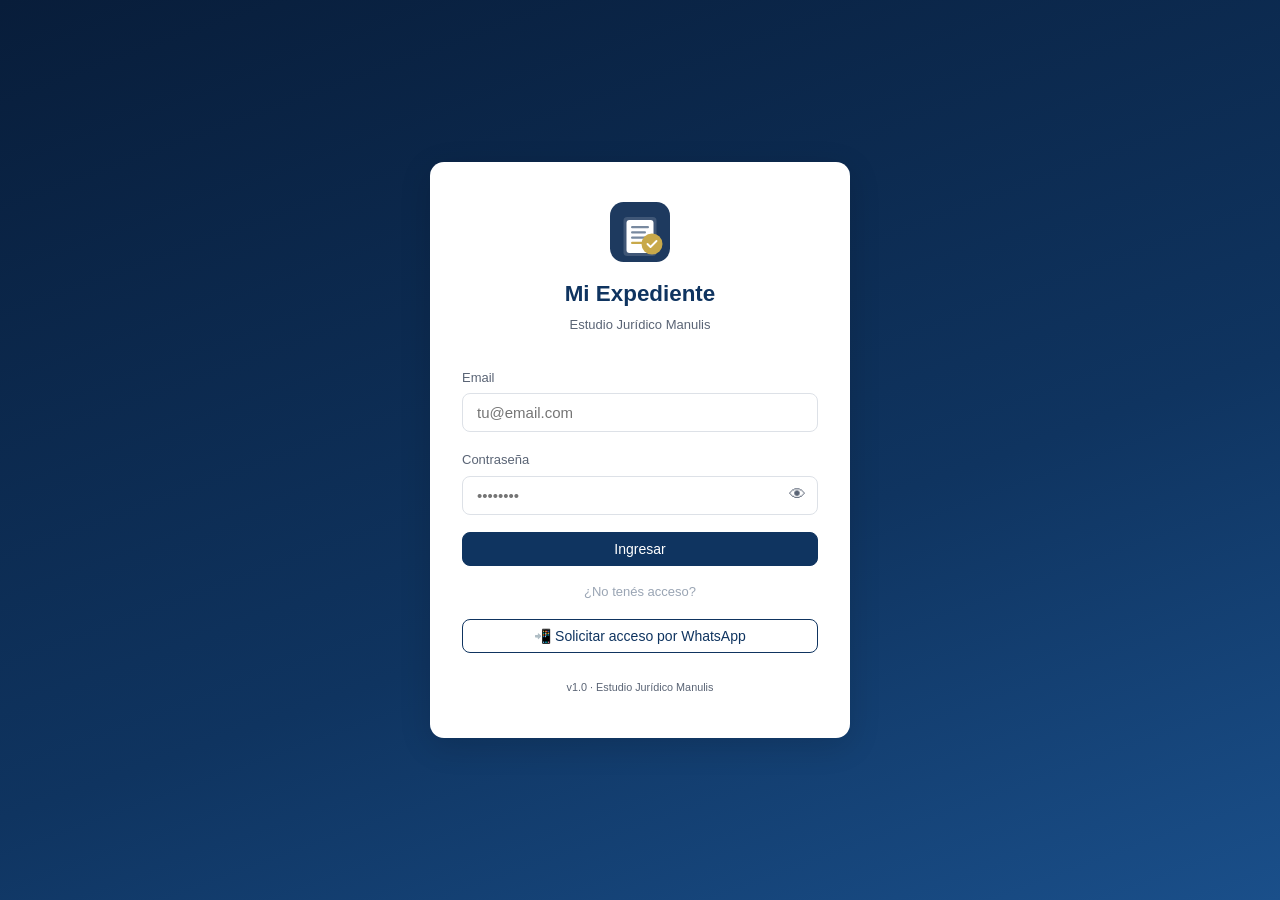
<file: pages/login.html>
<!DOCTYPE html>
<html lang="es">
<head>
  <meta charset="UTF-8">
  <meta name="viewport" content="width=device-width,initial-scale=1">
  <title>Iniciar sesión — Mi Expediente</title>
  <link rel="stylesheet" href="../css/main.css">
  <link rel="stylesheet" href="../css/auth.css">
</head>
<body class="auth-page">
  <div class="auth-card">
    <div class="auth-header">
      <img src="../assets/logo.svg" alt="Mi Expediente" width="60" height="60">
      <h1>Mi Expediente</h1>
      <p>Estudio Jurídico Manulis</p>
    </div>

    <form id="login-form" novalidate>
      <div class="field">
        <label for="email">Email</label>
        <input type="email" id="email" placeholder="tu@email.com" required autocomplete="email">
      </div>
      <div class="field">
        <label for="password">Contraseña</label>
        <input type="password" id="password" placeholder="••••••••" required autocomplete="current-password">
        <button type="button" class="toggle-pw" id="toggle-pw" aria-label="Ver contraseña">👁</button>
      </div>
      <div id="login-error" class="error-msg" hidden></div>
      <button type="submit" class="btn-primary btn-block" id="btn-login">Ingresar</button>
    </form>

    <div class="auth-divider">¿No tenés acceso?</div>
    <button class="btn-secondary btn-block" onclick="solicitarAcceso()">
      📲 Solicitar acceso por WhatsApp
    </button>

    <div class="auth-footer" style="margin-top:1.5rem">
      <small>v1.0 · Estudio Jurídico Manulis</small>
    </div>
  </div>

  <script src="../js/utils.js"></script>
  <script src="../js/storage.js"></script>
  <script src="../config/config.js"></script>
  <script src="../config/roles.js"></script>
  <script src="../js/auth.js"></script>
  <script>
    // Redirigir si ya hay sesión
    const sess = Auth.getSession();
    if (sess) {
      location.href = sess.rol === 'admin'
        ? 'admin/dashboard.html' : 'cliente/dashboard.html';
    }

    document.getElementById('login-form').addEventListener('submit', function(e) {
      e.preventDefault();
      const btn = document.getElementById('btn-login');
      const err = document.getElementById('login-error');
      const email = document.getElementById('email').value.trim();
      const pw = document.getElementById('password').value;
      btn.disabled = true;
      btn.textContent = 'Verificando...';
      err.hidden = true;

      const result = Auth.login(email, pw);
      if (result.ok) {
        btn.textContent = '✓ Ingresando...';
        setTimeout(() => {
          location.href = result.role === 'admin'
            ? 'admin/dashboard.html' : 'cliente/dashboard.html';
        }, 400);
      } else {
        err.textContent = result.message;
        err.hidden = false;
        btn.disabled = false;
        btn.textContent = 'Ingresar';
        document.getElementById('password').value = '';
        document.getElementById('password').focus();
      }
    });

    document.getElementById('toggle-pw').addEventListener('click', function() {
      const pw = document.getElementById('password');
      const show = pw.type === 'password';
      pw.type = show ? 'text' : 'password';
      this.textContent = show ? '🙈' : '👁';
    });

    function solicitarAcceso() {
      const nombre = prompt('Tu nombre y apellido:');
      if (!nombre) return;
      const email = prompt('Tu email:');
      if (!email) return;
      const msg = encodeURIComponent(
        `Hola, quisiera solicitar acceso a Mi Expediente.\n\nNombre: ${nombre}\nEmail: ${email}`
      );
      window.open(`https://wa.me/${APP_CONFIG.adminWhatsApp}?text=${msg}`, '_blank');
    }
  </script>
</body>
</html>
</file>
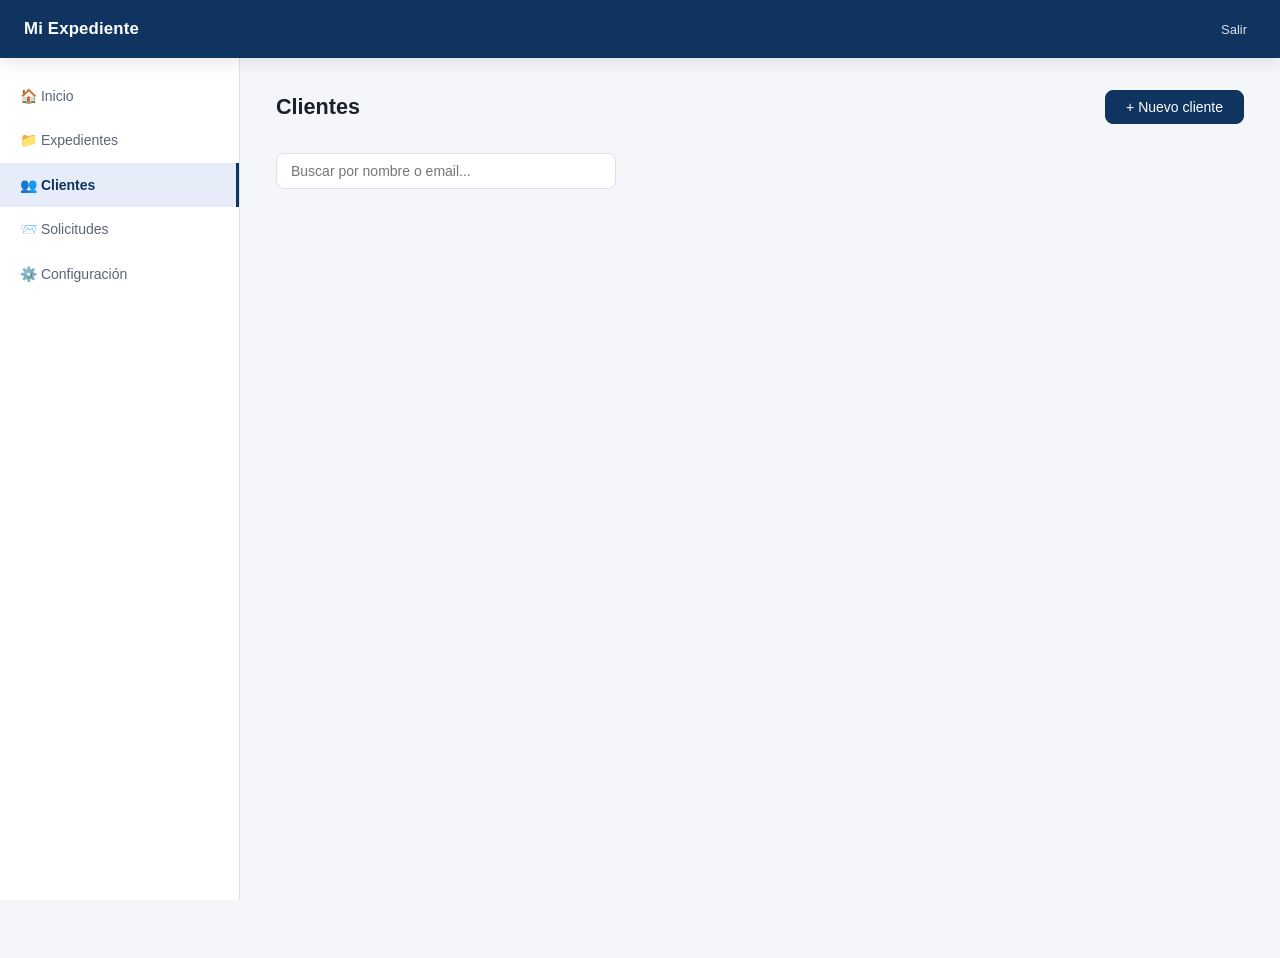
<file: pages/admin/clientes.html>
<!DOCTYPE html>
<html lang="es">
<head>
  <meta charset="UTF-8">
  <meta name="viewport" content="width=device-width,initial-scale=1">
  <title>Clientes — Mi Expediente</title>
  <link rel="stylesheet" href="../../css/main.css">
  <link rel="stylesheet" href="../../css/components.css">
  <link rel="stylesheet" href="../../css/mobile.css">
</head>
<body>
  <nav class="topnav">
    <span class="nav-brand">Mi Expediente</span>
    <div class="nav-actions">
      <span id="nav-user" class="nav-user"></span>
      <button class="btn-link" onclick="Auth.logout()">Salir</button>
    </div>
  </nav>
  <aside class="sidebar">
    <ul class="sidebar-nav">
      <li><a href="dashboard.html">🏠 Inicio</a></li>
      <li><a href="expedientes.html">📁 Expedientes</a></li>
      <li class="active"><a href="clientes.html">👥 Clientes</a></li>
      <li><a href="solicitudes.html">📨 Solicitudes</a></li>
      <li><a href="perfil.html">⚙️ Configuración</a></li>
    </ul>
  </aside>
  <main class="main-content">
    <div class="page-header">
      <h2>Clientes</h2>
      <button class="btn-primary" onclick="abrirModal()">+ Nuevo cliente</button>
    </div>
    <div style="margin-bottom:1.25rem">
      <input type="text" id="q" placeholder="Buscar por nombre o email..." oninput="render()"
        style="padding:9px 14px;border:1.5px solid var(--border);border-radius:var(--radius);font-size:14px;width:100%;max-width:340px">
    </div>
    <div id="lista"></div>
  </main>

  <nav class="bottom-nav">
    <a href="dashboard.html"><span class="nav-icon">🏠</span>Inicio</a>
    <a href="expedientes.html"><span class="nav-icon">📁</span>Causas</a>
    <a href="clientes.html" class="active"><span class="nav-icon">👥</span>Clientes</a>
    <a href="solicitudes.html"><span class="nav-icon">📨</span>Solicitudes</a>
    <a href="perfil.html"><span class="nav-icon">⚙️</span>Config</a>
  </nav>

  <div id="modal" class="modal-overlay" style="display:none">
    <div class="modal">
      <div class="modal-header">
        <h3 id="modal-titulo">Nuevo cliente</h3>
        <button class="modal-close" onclick="cerrar()">×</button>
      </div>
      <div class="field"><label>Nombre completo *</label><input id="m-nombre" type="text" required></div>
      <div class="field"><label>Email *</label><input id="m-email" type="email" required></div>
      <div class="field">
        <label>Contraseña de acceso *</label>
        <input id="m-pw" type="text" placeholder="Mínimo 6 caracteres">
        <p class="hint">El cliente usará esta contraseña para ingresar. Se la enviás por WhatsApp.</p>
      </div>
      <div class="field"><label>WhatsApp (con cód. país, ej: 5491123456789)</label><input id="m-wa" type="tel"></div>
      <div class="field"><label>DNI</label><input id="m-dni" type="text"></div>
      <div class="modal-footer">
        <button class="btn-secondary" onclick="cerrar()">Cancelar</button>
        <button class="btn-primary" onclick="guardar()">Guardar cliente</button>
      </div>
    </div>
  </div>

  <!-- Modal credenciales -->
  <div id="modal-cred" class="modal-overlay" style="display:none">
    <div class="modal">
      <div class="modal-header">
        <h3>Credenciales del cliente</h3>
        <button class="modal-close" onclick="document.getElementById('modal-cred').style.display='none'">×</button>
      </div>
      <div class="alert alert-info" style="margin-bottom:1rem">
        El cliente fue creado. Enviá estas credenciales por WhatsApp.
      </div>
      <div class="info-row"><span class="info-label">Email</span><strong id="cred-email"></strong></div>
      <div class="info-row"><span class="info-label">Contraseña</span><strong id="cred-pw" style="font-family:var(--font-mono)"></strong></div>
      <div class="info-row"><span class="info-label">Acceso</span><small id="cred-url" style="word-break:break-all"></small></div>
      <div class="modal-footer">
        <button class="btn-secondary" onclick="document.getElementById('modal-cred').style.display='none'">Cerrar</button>
        <button class="wa-btn" id="btn-wa-cred">📲 Enviar por WhatsApp</button>
      </div>
    </div>
  </div>

  <script src="../../js/utils.js"></script>
  <script src="../../js/storage.js"></script>
  <script src="../../config/config.js"></script>
  <script src="../../config/roles.js"></script>
  <script src="../../js/auth.js"></script>
  <script src="../../js/modules.js"></script>
  <script src="../../js/expedientes.js"></script>
  <script src="../../js/app.js"></script>
  <script>
    Auth.requireRole('admin');
    UI.setUser(Auth.getSession().nombre);
    let editId = null;

    function render() {
      const q = document.getElementById('q').value.toLowerCase();
      const clis = Clientes.getAll().filter(c =>
        !q || c.nombre.toLowerCase().includes(q) || c.email.toLowerCase().includes(q)
      );
      const div = document.getElementById('lista');
      if (!clis.length) { UI.empty(div, 'No hay clientes registrados.'); return; }

      div.innerHTML = `
        <div class="table-wrap">
          <table class="table">
            <thead><tr><th>Nombre</th><th>Email</th><th>WhatsApp</th><th>Estado</th><th>Expedientes</th><th>Acciones</th></tr></thead>
            <tbody>${clis.map(c => {
              const exps = Expedientes.getAll().filter(e => e.clienteId === c.id);
              return `<tr>
                <td style="font-weight:500">${Utils.sanitize(c.nombre)}</td>
                <td style="font-size:13px">${Utils.sanitize(c.email)}</td>
                <td style="font-size:13px">${c.whatsapp ? `<a href="https://wa.me/${c.whatsapp}" target="_blank">+${c.whatsapp}</a>` : '—'}</td>
                <td>${c.activo ? '<span class="badge badge-success">Activo</span>' : '<span class="badge badge-secondary">Inactivo</span>'}</td>
                <td>${exps.length}</td>
                <td class="actions">
                  <button class="btn-secondary btn-sm" onclick="editar('${c.id}')">Editar</button>
                  ${c.activo
                    ? `<button class="btn-danger btn-sm" onclick="toggleActivo('${c.id}',false)">Desactivar</button>`
                    : `<button class="btn-success btn-sm" onclick="toggleActivo('${c.id}',true)">Activar</button>`}
                </td>
              </tr>`;
            }).join('')}</tbody>
          </table>
        </div>
        <div class="mobile-cards">
          ${clis.map(c => `<div class="exp-card">
            <div class="exp-card-title">${Utils.sanitize(c.nombre)}</div>
            <div class="exp-card-meta">${c.email}${c.whatsapp ? ' · +'+c.whatsapp : ''}</div>
            <div class="exp-card-footer">
              ${c.activo ? '<span class="badge badge-success">Activo</span>' : '<span class="badge badge-secondary">Inactivo</span>'}
              <button class="btn-secondary btn-sm" onclick="editar('${c.id}')">Editar</button>
            </div>
          </div>`).join('')}
        </div>`;
    }

    function abrirModal(id) {
      editId = id || null;
      if (editId) {
        const c = Clientes.getById(editId);
        document.getElementById('modal-titulo').textContent = 'Editar cliente';
        document.getElementById('m-nombre').value = c.nombre;
        document.getElementById('m-email').value  = c.email;
        document.getElementById('m-pw').value     = c.password;
        document.getElementById('m-wa').value     = c.whatsapp || '';
        document.getElementById('m-dni').value    = c.dni || '';
      } else {
        document.getElementById('modal-titulo').textContent = 'Nuevo cliente';
        ['m-nombre','m-email','m-pw','m-wa','m-dni'].forEach(i => document.getElementById(i).value = '');
        // Sugerir contraseña aleatoria
        document.getElementById('m-pw').value = Math.random().toString(36).slice(-8).toUpperCase();
      }
      document.getElementById('modal').style.display = 'flex';
    }

    function guardar() {
      const nombre = document.getElementById('m-nombre').value.trim();
      const email  = document.getElementById('m-email').value.trim();
      const pw     = document.getElementById('m-pw').value.trim();
      if (!nombre || !email || !pw) { UI.toast('Nombre, email y contraseña son obligatorios.', 'danger'); return; }
      if (editId) {
        Clientes.actualizar(editId, { nombre, email, password: pw,
          whatsapp: document.getElementById('m-wa').value.replace(/\D/g,''),
          dni: document.getElementById('m-dni').value.trim() });
        UI.toast('Cliente actualizado.', 'success');
        cerrar(); render();
      } else {
        const result = Clientes.crear({ nombre, email, password: pw,
          whatsapp: document.getElementById('m-wa').value.replace(/\D/g,''),
          dni: document.getElementById('m-dni').value.trim() });
        if (!result.ok) { UI.toast(result.message, 'danger'); return; }
        cerrar();
        // Mostrar credenciales
        document.getElementById('cred-email').textContent = email;
        document.getElementById('cred-pw').textContent    = pw;
        document.getElementById('cred-url').textContent   = APP_CONFIG.appUrl;
        document.getElementById('btn-wa-cred').onclick    = () => WhatsApp.enviarCredenciales(result.cliente, pw);
        document.getElementById('modal-cred').style.display = 'flex';
        render();
      }
    }

    function editar(id) { abrirModal(id); }
    function cerrar() { document.getElementById('modal').style.display = 'none'; }
    function toggleActivo(id, activo) {
      const c = Clientes.getById(id);
      if (!UI.confirm(`¿${activo?'Activar':'Desactivar'} a ${c.nombre}?`)) return;
      activo ? Clientes.activar(id) : Clientes.desactivar(id);
      UI.toast(`Cliente ${activo?'activado':'desactivado'}.`);
      render();
    }

    render();
  </script>
</body>
</html>
</file>
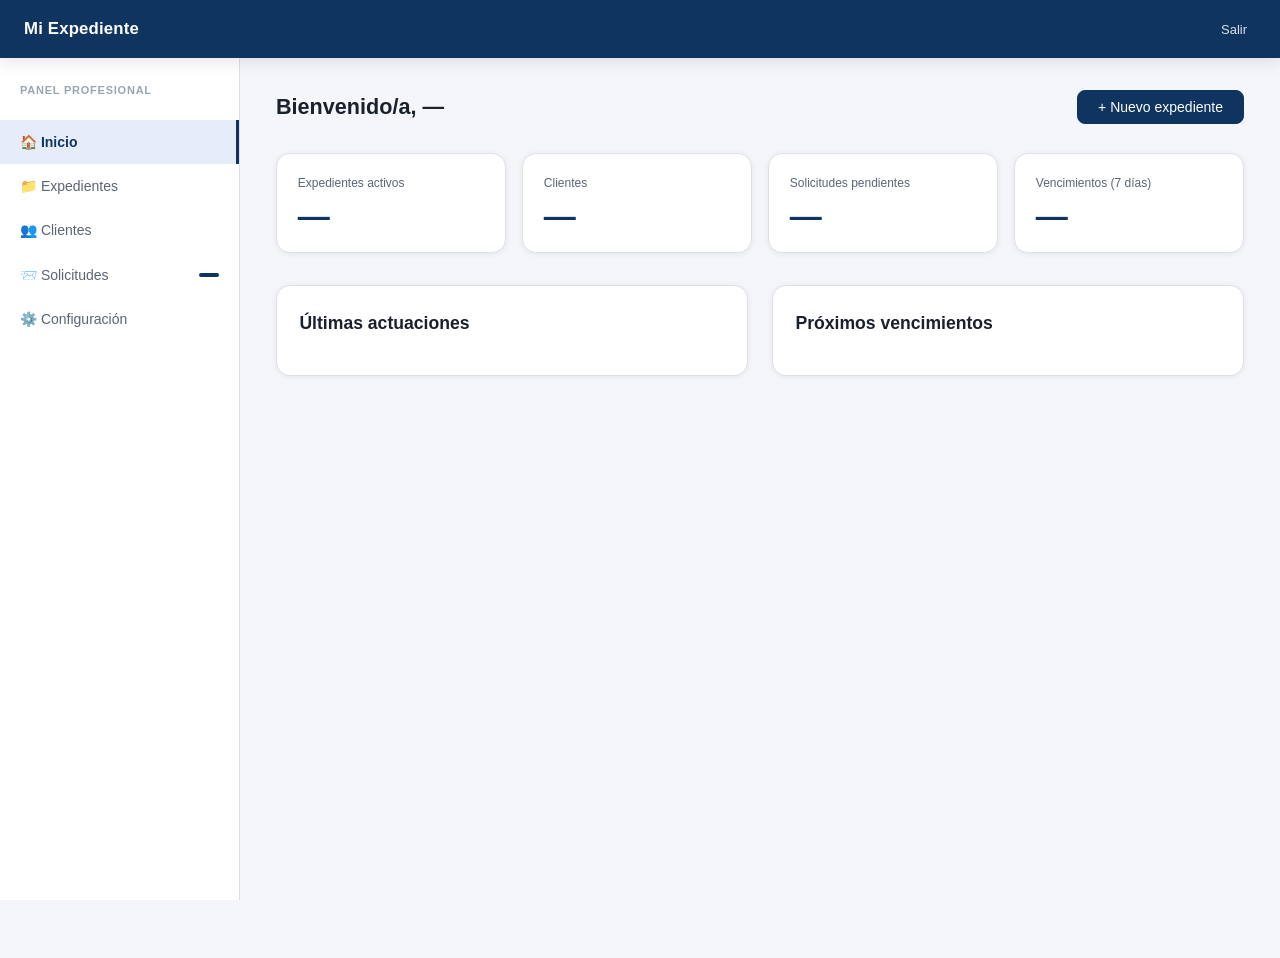
<file: pages/admin/dashboard.html>
<!DOCTYPE html>
<html lang="es">
<head>
  <meta charset="UTF-8">
  <meta name="viewport" content="width=device-width,initial-scale=1">
  <title>Panel — Mi Expediente</title>
  <link rel="stylesheet" href="../../css/main.css">
  <link rel="stylesheet" href="../../css/dashboard.css">
  <link rel="stylesheet" href="../../css/mobile.css">
</head>
<body>
  <nav class="topnav">
    <span class="nav-brand">Mi Expediente</span>
    <div class="nav-actions">
      <span id="nav-user" class="nav-user"></span>
      <button class="btn-link" onclick="Auth.logout()">Salir</button>
    </div>
  </nav>

  <aside class="sidebar">
    <div class="sidebar-brand">Panel profesional</div>
    <ul class="sidebar-nav">
      <li class="active"><a href="dashboard.html">🏠 Inicio</a></li>
      <li><a href="expedientes.html">📁 Expedientes</a></li>
      <li><a href="clientes.html">👥 Clientes</a></li>
      <li><a href="solicitudes.html">📨 Solicitudes <span id="badge-sol" class="badge badge-num" hidden></span></a></li>
      <li><a href="perfil.html">⚙️ Configuración</a></li>
    </ul>
  </aside>

  <main class="main-content">
    <div class="page-header">
      <div>
        <h2>Bienvenido/a, <span id="user-name">—</span></h2>
        <p style="color:var(--text-muted);font-size:14px;" id="fecha-hoy"></p>
      </div>
      <button class="btn-primary" onclick="location.href='expedientes.html'">+ Nuevo expediente</button>
    </div>

    <div class="stats-grid">
      <div class="stat-card">
        <p class="stat-label">Expedientes activos</p>
        <p class="stat-value" id="s-activos">—</p>
      </div>
      <div class="stat-card">
        <p class="stat-label">Clientes</p>
        <p class="stat-value" id="s-clientes">—</p>
      </div>
      <div class="stat-card" id="sc-sol">
        <p class="stat-label">Solicitudes pendientes</p>
        <p class="stat-value" id="s-sol">—</p>
      </div>
      <div class="stat-card" id="sc-venc">
        <p class="stat-label">Vencimientos (7 días)</p>
        <p class="stat-value" id="s-venc">—</p>
      </div>
    </div>

    <div style="display:grid;grid-template-columns:1fr 1fr;gap:1.5rem;margin-top:1.5rem;" class="two-cols">
      <div class="card">
        <h3 style="margin-bottom:1rem">Últimas actuaciones</h3>
        <div id="actividad-list"></div>
      </div>
      <div class="card">
        <h3 style="margin-bottom:1rem">Próximos vencimientos</h3>
        <div id="venc-list"></div>
      </div>
    </div>
  </main>

  <!-- Bottom nav mobile -->
  <nav class="bottom-nav">
    <a href="dashboard.html" class="active"><span class="nav-icon">🏠</span>Inicio</a>
    <a href="expedientes.html"><span class="nav-icon">📁</span>Causas</a>
    <a href="clientes.html"><span class="nav-icon">👥</span>Clientes</a>
    <a href="solicitudes.html"><span class="nav-icon">📨</span>Solicitudes</a>
    <a href="perfil.html"><span class="nav-icon">⚙️</span>Config</a>
  </nav>

  <script src="../../js/utils.js"></script>
  <script src="../../js/storage.js"></script>
  <script src="../../config/config.js"></script>
  <script src="../../config/roles.js"></script>
  <script src="../../js/auth.js"></script>
  <script src="../../js/modules.js"></script>
  <script src="../../js/expedientes.js"></script>
  <script src="../../js/app.js"></script>
  <script>
    const sess = Auth.requireRole('admin');
    document.getElementById('user-name').textContent = sess.nombre;
    document.getElementById('nav-user').textContent = sess.nombre;
    document.getElementById('fecha-hoy').textContent =
      new Date().toLocaleDateString('es-AR', { weekday:'long', day:'numeric', month:'long', year:'numeric' });

    const exps  = Expedientes.getAll();
    const clis  = Clientes.getAll();
    const sols  = Solicitudes.getPendientes();
    const vencs = Expedientes.proximosVencimientos(7);

    document.getElementById('s-activos').textContent  = exps.filter(e => e.estado === 'activo').length;
    document.getElementById('s-clientes').textContent = clis.length;
    document.getElementById('s-sol').textContent      = sols.length;
    document.getElementById('s-venc').textContent     = vencs.length;

    if (sols.length > 0) {
      document.getElementById('badge-sol').textContent = sols.length;
      document.getElementById('badge-sol').hidden = false;
      document.getElementById('sc-sol').classList.add('warn');
    }
    if (vencs.length > 0) document.getElementById('sc-venc').classList.add('warn');

    // Actividad reciente
    const actividad = Storage.get('actividad') || [];
    const al = document.getElementById('actividad-list');
    if (!actividad.length) { al.innerHTML = '<p class="empty-state" style="padding:1rem 0">Sin actividad reciente.</p>'; }
    else {
      al.innerHTML = actividad.slice(0,6).map(a =>
        `<div class="activity-item"><span class="act-time">${Utils.formatDateTime(a.fecha)}</span><span>${Utils.sanitize(a.texto)}</span></div>`
      ).join('');
    }

    // Próximos vencimientos
    const vl = document.getElementById('venc-list');
    if (!vencs.length) { vl.innerHTML = '<p class="empty-state" style="padding:1rem 0">Sin vencimientos próximos.</p>'; }
    else {
      vl.innerHTML = vencs.slice(0,5).map(e => {
        const dias = Utils.daysUntil(e.proximoVencimiento);
        const cls  = dias <= 2 ? 'venc-crit' : dias <= 5 ? 'venc-warn' : 'venc-ok';
        return `<div class="venc-item">
          <div>
            <div style="font-weight:500;font-size:14px">${Utils.sanitize(Utils.truncate(e.caratula,45))}</div>
            <div style="font-size:12px;color:var(--text-muted)">${Utils.formatDate(e.proximoVencimiento)}</div>
          </div>
          <span class="venc-dias ${cls}">${dias}d</span>
        </div>`;
      }).join('');
    }
  </script>
  <style>
    @media(max-width:768px){ .two-cols{ grid-template-columns:1fr!important; } }
  </style>
</body>
</html>
</file>
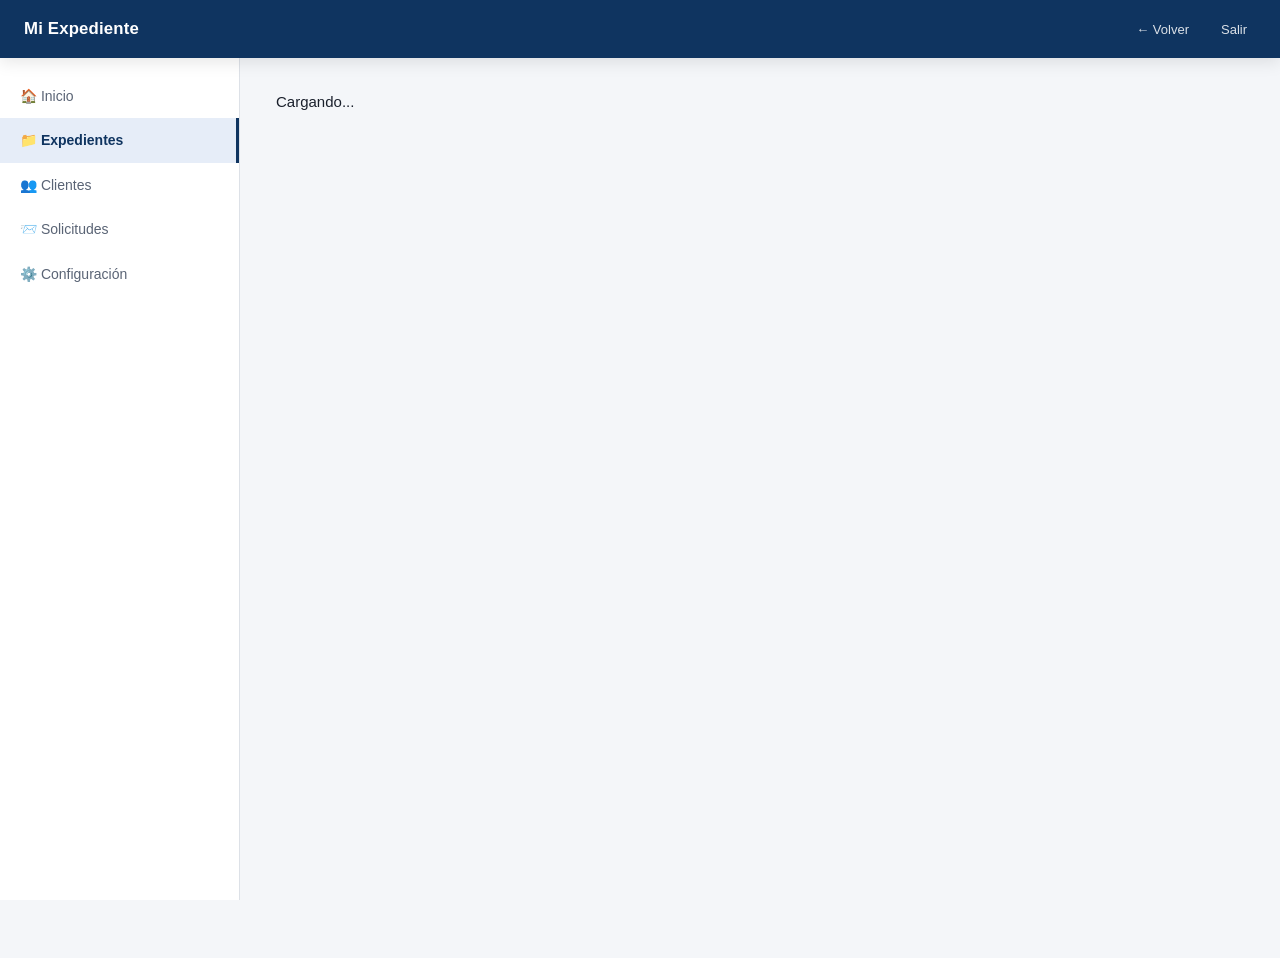
<file: pages/admin/expediente-detalle.html>
<!DOCTYPE html>
<html lang="es">
<head>
  <meta charset="UTF-8">
  <meta name="viewport" content="width=device-width,initial-scale=1">
  <title>Detalle — Mi Expediente</title>
  <link rel="stylesheet" href="../../css/main.css">
  <link rel="stylesheet" href="../../css/expedientes.css">
  <link rel="stylesheet" href="../../css/components.css">
  <link rel="stylesheet" href="../../css/mobile.css">
</head>
<body>
  <nav class="topnav">
    <span class="nav-brand">Mi Expediente</span>
    <div class="nav-actions">
      <button class="btn-link" onclick="history.back()">← Volver</button>
      <button class="btn-link" onclick="Auth.logout()">Salir</button>
    </div>
  </nav>
  <aside class="sidebar">
    <ul class="sidebar-nav">
      <li><a href="dashboard.html">🏠 Inicio</a></li>
      <li class="active"><a href="expedientes.html">📁 Expedientes</a></li>
      <li><a href="clientes.html">👥 Clientes</a></li>
      <li><a href="solicitudes.html">📨 Solicitudes</a></li>
      <li><a href="perfil.html">⚙️ Configuración</a></li>
    </ul>
  </aside>
  <main class="main-content">
    <div id="contenido">Cargando...</div>
  </main>

  <script src="../../js/utils.js"></script>
  <script src="../../js/storage.js"></script>
  <script src="../../config/config.js"></script>
  <script src="../../config/roles.js"></script>
  <script src="../../js/auth.js"></script>
  <script src="../../js/modules.js"></script>
  <script src="../../js/expedientes.js"></script>
  <script src="../../js/app.js"></script>
  <script>
    Auth.requireRole('admin');
    const params = new URLSearchParams(location.search);
    const expId  = params.get('id');
    const exp    = Expedientes.getById(expId);
    const div    = document.getElementById('contenido');

    if (!exp) {
      div.innerHTML = '<div class="alert alert-danger">Expediente no encontrado. <a href="expedientes.html">Volver</a></div>';
    } else {
      const cli = Clientes.getById(exp.clienteId);
      function render() {
        const e = Expedientes.getById(expId);
        div.innerHTML = `
          <div class="exp-detail-header">
            <div style="display:flex;justify-content:space-between;align-items:flex-start;flex-wrap:wrap;gap:12px">
              <div>
                <h2>${Utils.sanitize(e.caratula)}</h2>
                <div style="margin-top:6px">${UI.estadoBadge(e.estado)}</div>
              </div>
              <div class="actions">
                <button class="btn-secondary btn-sm" onclick="location.href='expedientes.html'">← Lista</button>
                ${cli ? `<button class="wa-btn" style="font-size:13px;padding:8px 14px" onclick="WhatsApp.notificarActualizacion(Clientes.getById('${cli.id}'),'${Utils.sanitize(e.caratula).replace(/'/g,'\\'')}')">📲 Notificar</button>` : ''}
              </div>
            </div>
            <div class="exp-meta">
              <span><strong>Nro:</strong> ${Utils.sanitize(e.numero||'—')}</span>
              <span><strong>Fuero:</strong> ${Utils.sanitize(e.fuero||'—')}</span>
              <span><strong>Juzgado:</strong> ${Utils.sanitize(e.juzgado||'—')}</span>
              <span><strong>Cliente:</strong> ${cli ? Utils.sanitize(cli.nombre) : '—'}</span>
              <span><strong>Vencimiento:</strong> ${Utils.formatDate(e.proximoVencimiento)}</span>
              <span><strong>Actualizado:</strong> ${Utils.formatDateTime(e.actualizadoEn)}</span>
            </div>
            ${e.descripcion ? `<div class="card" style="font-size:14px;line-height:1.7;margin-top:1rem">${Utils.sanitize(e.descripcion)}</div>` : ''}
          </div>

          <div class="card" style="margin-top:1.5rem">
            <h3 style="margin-bottom:1rem">Cargar nueva actuación</h3>
            <div class="nueva-act">
              <div class="field">
                <textarea id="nueva-act-txt" placeholder="Describí la actuación, resolución, notificación..."></textarea>
              </div>
              <div style="display:flex;gap:10px;flex-wrap:wrap;align-items:center">
                <button class="btn-primary" onclick="cargarActuacion()">Agregar actuación</button>
                <label style="display:flex;align-items:center;gap:8px;font-size:13px;color:var(--text-muted)">
                  <input type="date" id="venc-nuevo" style="font-size:13px;padding:6px 10px;border:1.5px solid var(--border);border-radius:var(--radius)">
                  Actualizar vencimiento
                </label>
              </div>
            </div>
          </div>

          <div class="card" style="margin-top:1.5rem">
            <h3 style="margin-bottom:1rem">Historial de actuaciones</h3>
            <div class="actuaciones-list">
              ${(e.actuaciones||[]).length ? (e.actuaciones||[]).map(a => `
                <div class="act-item">
                  <div class="act-texto">${Utils.sanitize(a.texto)}</div>
                  <div class="act-fecha">${Utils.formatDateTime(a.fecha)}</div>
                </div>`).join('') : '<p style="color:var(--text-muted);font-size:14px">Sin actuaciones cargadas.</p>'}
            </div>
          </div>`;
      }

      function cargarActuacion() {
        const txt  = document.getElementById('nueva-act-txt').value.trim();
        const venc = document.getElementById('venc-nuevo')?.value;
        if (!txt) { UI.toast('Escribí el texto de la actuación.', 'danger'); return; }
        Expedientes.agregarActuacion(expId, txt);
        if (venc) Expedientes.actualizar(expId, { proximoVencimiento: venc });
        UI.toast('Actuación cargada correctamente.', 'success');
        render();
      }

      render();
    }
  </script>
</body>
</html>
</file>
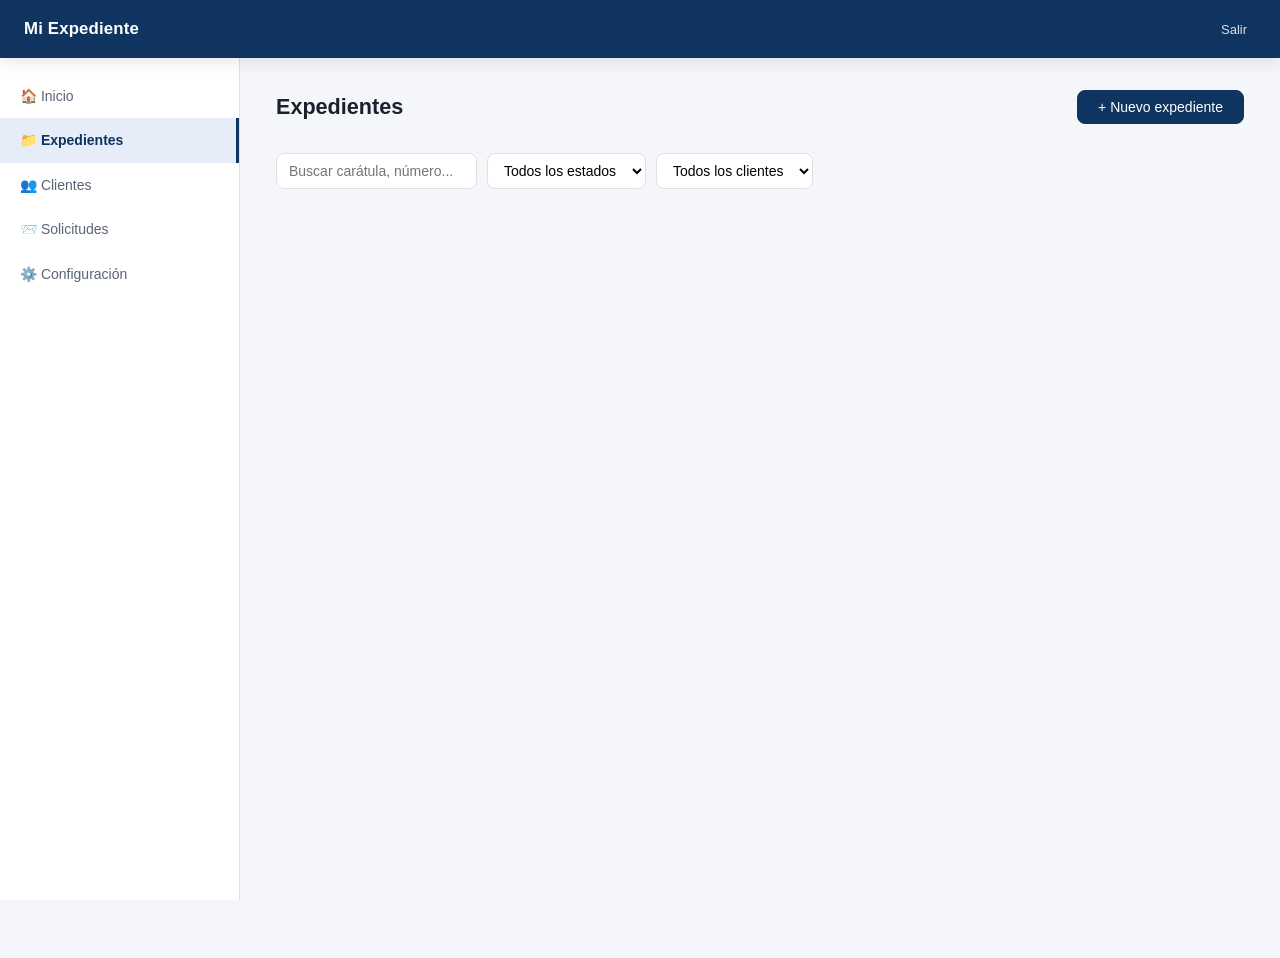
<file: pages/admin/expedientes.html>
<!DOCTYPE html>
<html lang="es">
<head>
  <meta charset="UTF-8">
  <meta name="viewport" content="width=device-width,initial-scale=1">
  <title>Expedientes — Mi Expediente</title>
  <link rel="stylesheet" href="../../css/main.css">
  <link rel="stylesheet" href="../../css/expedientes.css">
  <link rel="stylesheet" href="../../css/components.css">
  <link rel="stylesheet" href="../../css/mobile.css">
</head>
<body>
  <nav class="topnav">
    <span class="nav-brand">Mi Expediente</span>
    <div class="nav-actions">
      <span id="nav-user" class="nav-user"></span>
      <button class="btn-link" onclick="Auth.logout()">Salir</button>
    </div>
  </nav>
  <aside class="sidebar">
    <ul class="sidebar-nav">
      <li><a href="dashboard.html">🏠 Inicio</a></li>
      <li class="active"><a href="expedientes.html">📁 Expedientes</a></li>
      <li><a href="clientes.html">👥 Clientes</a></li>
      <li><a href="solicitudes.html">📨 Solicitudes</a></li>
      <li><a href="perfil.html">⚙️ Configuración</a></li>
    </ul>
  </aside>
  <main class="main-content">
    <div class="page-header">
      <h2>Expedientes</h2>
      <button class="btn-primary" onclick="abrirModal()">+ Nuevo expediente</button>
    </div>
    <div class="exp-filters">
      <input type="text" id="q" placeholder="Buscar carátula, número..." oninput="render()">
      <select id="fest" onchange="render()">
        <option value="">Todos los estados</option>
        <option value="activo">Activo</option>
        <option value="archivado">Archivado</option>
        <option value="ganado">Ganado</option>
        <option value="perdido">Perdido</option>
        <option value="suspendido">Suspendido</option>
      </select>
      <select id="fcli" onchange="render()"><option value="">Todos los clientes</option></select>
    </div>
    <div id="resultado"></div>
  </main>

  <nav class="bottom-nav">
    <a href="dashboard.html"><span class="nav-icon">🏠</span>Inicio</a>
    <a href="expedientes.html" class="active"><span class="nav-icon">📁</span>Causas</a>
    <a href="clientes.html"><span class="nav-icon">👥</span>Clientes</a>
    <a href="solicitudes.html"><span class="nav-icon">📨</span>Solicitudes</a>
    <a href="perfil.html"><span class="nav-icon">⚙️</span>Config</a>
  </nav>

  <!-- Modal nuevo / editar expediente -->
  <div id="modal" class="modal-overlay" style="display:none">
    <div class="modal">
      <div class="modal-header">
        <h3 id="modal-titulo">Nuevo expediente</h3>
        <button class="modal-close" onclick="cerrar()">×</button>
      </div>
      <div class="field"><label>Carátula *</label><input id="m-car" type="text" required></div>
      <div style="display:grid;grid-template-columns:1fr 1fr;gap:12px">
        <div class="field"><label>Número de expediente</label><input id="m-num" type="text" placeholder="12345/2024"></div>
        <div class="field"><label>Fuero</label>
          <select id="m-fuero">
            <option value="">— Seleccionar —</option>
            <option>Laboral</option><option>Civil</option><option>Comercial</option>
            <option>Penal</option><option>Familia</option><option>Contencioso adm.</option>
          </select>
        </div>
      </div>
      <div class="field"><label>Cliente *</label><select id="m-cli"></select></div>
      <div class="field"><label>Juzgado / Tribunal</label><input id="m-juz" type="text"></div>
      <div style="display:grid;grid-template-columns:1fr 1fr;gap:12px">
        <div class="field"><label>Estado</label>
          <select id="m-est">
            <option value="activo">Activo</option><option value="archivado">Archivado</option>
            <option value="ganado">Ganado</option><option value="perdido">Perdido</option>
            <option value="suspendido">Suspendido</option>
          </select>
        </div>
        <div class="field"><label>Próximo vencimiento</label><input id="m-venc" type="date"></div>
      </div>
      <div class="field"><label>Última actuación / descripción</label><textarea id="m-desc" rows="3"></textarea></div>
      <div class="modal-footer">
        <button class="btn-secondary" onclick="cerrar()">Cancelar</button>
        <button class="btn-primary" onclick="guardar()">Guardar expediente</button>
      </div>
    </div>
  </div>

  <script src="../../js/utils.js"></script>
  <script src="../../js/storage.js"></script>
  <script src="../../config/config.js"></script>
  <script src="../../config/roles.js"></script>
  <script src="../../js/auth.js"></script>
  <script src="../../js/modules.js"></script>
  <script src="../../js/expedientes.js"></script>
  <script src="../../js/app.js"></script>
  <script>
    Auth.requireRole('admin');
    UI.setUser(Auth.getSession().nombre);
    let editId = null;

    // Poblar filtro de clientes
    function poblarFiltros() {
      const sel = document.getElementById('fcli');
      Clientes.getAll().forEach(c => {
        const o = document.createElement('option');
        o.value = c.id; o.textContent = c.nombre; sel.appendChild(o);
      });
    }

    function render() {
      const q   = document.getElementById('q').value.toLowerCase();
      const est = document.getElementById('fest').value;
      const cli = document.getElementById('fcli').value;
      let exps = Expedientes.getAll().filter(e => {
        const mQ   = !q   || e.caratula.toLowerCase().includes(q) || (e.numero||'').toLowerCase().includes(q);
        const mEst = !est || e.estado === est;
        const mCli = !cli || e.clienteId === cli;
        return mQ && mEst && mCli;
      }).sort((a,b) => new Date(b.actualizadoEn) - new Date(a.actualizadoEn));

      const div = document.getElementById('resultado');
      if (!exps.length) { UI.empty(div, 'No hay expedientes que coincidan.'); return; }

      // Desktop: tabla
      div.innerHTML = `
        <div class="table-wrap">
          <table class="table">
            <thead><tr><th>Nro</th><th>Carátula</th><th>Cliente</th><th>Fuero</th><th>Estado</th><th>Vencimiento</th><th>Acciones</th></tr></thead>
            <tbody>${exps.map(e => {
              const c = Clientes.getById(e.clienteId);
              const dias = Utils.daysUntil(e.proximoVencimiento);
              const vcls = dias !== null && dias <= 3 ? 'color:var(--danger);font-weight:600' : dias <= 7 ? 'color:var(--warning);font-weight:600' : '';
              return `<tr>
                <td><code style="font-size:12px">${Utils.sanitize(e.numero||'—')}</code></td>
                <td><a href="expediente-detalle.html?id=${e.id}" style="font-weight:500">${Utils.sanitize(Utils.truncate(e.caratula,50))}</a></td>
                <td>${c ? Utils.sanitize(c.nombre) : '—'}</td>
                <td>${Utils.sanitize(e.fuero||'—')}</td>
                <td>${UI.estadoBadge(e.estado)}</td>
                <td style="${vcls}">${Utils.formatDate(e.proximoVencimiento)}</td>
                <td class="actions">
                  <button class="btn-secondary btn-sm" onclick="editar('${e.id}')">Editar</button>
                  <a href="expediente-detalle.html?id=${e.id}" class="btn-primary btn-sm">Ver</a>
                  <button class="btn-danger btn-sm" onclick="eliminar('${e.id}')">✕</button>
                </td>
              </tr>`;
            }).join('')}</tbody>
          </table>
        </div>
        <div class="mobile-cards">
          ${exps.map(e => {
            const c = Clientes.getById(e.clienteId);
            return `<div class="exp-card">
              <div class="exp-card-title"><a href="expediente-detalle.html?id=${e.id}">${Utils.sanitize(e.caratula)}</a></div>
              <div class="exp-card-meta">${c ? c.nombre : '—'} · ${e.juzgado||''}</div>
              <div class="exp-card-footer">
                ${UI.estadoBadge(e.estado)}
                <div class="actions">
                  <button class="btn-secondary btn-sm" onclick="editar('${e.id}')">Editar</button>
                  <a href="expediente-detalle.html?id=${e.id}" class="btn-primary btn-sm">Ver</a>
                </div>
              </div>
            </div>`;
          }).join('')}
        </div>`;
    }

    function abrirModal(id) {
      editId = id || null;
      if (editId) {
        const e = Expedientes.getById(editId);
        document.getElementById('modal-titulo').textContent = 'Editar expediente';
        document.getElementById('m-car').value  = e.caratula;
        document.getElementById('m-num').value  = e.numero || '';
        document.getElementById('m-juz').value  = e.juzgado || '';
        document.getElementById('m-fuero').value = e.fuero || '';
        document.getElementById('m-est').value  = e.estado;
        document.getElementById('m-venc').value = e.proximoVencimiento ? e.proximoVencimiento.slice(0,10) : '';
        document.getElementById('m-desc').value = e.descripcion || e.ultimaActuacion || '';
        cargarSelectClientes(e.clienteId);
      } else {
        document.getElementById('modal-titulo').textContent = 'Nuevo expediente';
        ['m-car','m-num','m-juz','m-desc','m-venc'].forEach(i => document.getElementById(i).value = '');
        document.getElementById('m-fuero').value = '';
        document.getElementById('m-est').value  = 'activo';
        cargarSelectClientes();
      }
      document.getElementById('modal').style.display = 'flex';
    }

    function cargarSelectClientes(selId) {
      const s = document.getElementById('m-cli');
      const clis = Clientes.getAll().filter(c => c.activo);
      s.innerHTML = '<option value="">— Seleccionar cliente —</option>' +
        clis.map(c => `<option value="${c.id}"${c.id===selId?' selected':''}>${Utils.sanitize(c.nombre)}</option>`).join('');
    }

    function guardar() {
      const car = document.getElementById('m-car').value.trim();
      if (!car) { UI.toast('La carátula es obligatoria.', 'danger'); return; }
      const data = {
        caratula: car,
        numero: document.getElementById('m-num').value.trim(),
        clienteId: document.getElementById('m-cli').value,
        juzgado: document.getElementById('m-juz').value.trim(),
        fuero: document.getElementById('m-fuero').value,
        estado: document.getElementById('m-est').value,
        proximoVencimiento: document.getElementById('m-venc').value || null,
        descripcion: document.getElementById('m-desc').value.trim()
      };
      if (editId) { Expedientes.actualizar(editId, data); UI.toast('Expediente actualizado.', 'success'); }
      else        { Expedientes.crear(data);               UI.toast('Expediente creado.', 'success'); }
      cerrar(); render();
    }

    function editar(id) { abrirModal(id); }
    function eliminar(id) {
      if (!UI.confirm('¿Eliminar este expediente? Esta acción no se puede deshacer.')) return;
      Expedientes.eliminar(id); UI.toast('Expediente eliminado.', 'success'); render();
    }
    function cerrar() { document.getElementById('modal').style.display = 'none'; }

    poblarFiltros();
    render();
  </script>
</body>
</html>
</file>
<file: css/main.css>
/* MI EXPEDIENTE — Estilos globales */
@import 'reset.css';
@import 'variables.css';

body {
  font-family: var(--font);
  font-size: 15px;
  line-height: 1.6;
  color: var(--text);
  background: var(--bg);
  -webkit-font-smoothing: antialiased;
}

a { color: var(--primary); }
a:hover { text-decoration: underline; }

/* ── Tipografía ─────────────────── */
h1 { font-size: 1.7rem; font-weight: 700; }
h2 { font-size: 1.35rem; font-weight: 600; }
h3 { font-size: 1.1rem; font-weight: 600; }

/* ── Botones ─────────────────────── */
.btn-primary, .btn-secondary, .btn-danger, .btn-success, .btn-link {
  display: inline-flex; align-items: center; gap: 6px;
  padding: 9px 20px; border-radius: var(--radius);
  font-size: 14px; font-weight: 500; line-height: 1;
  border: 1.5px solid transparent; transition: all var(--transition);
  white-space: nowrap;
}
.btn-primary   { background: var(--primary); color: #fff; border-color: var(--primary); }
.btn-primary:hover  { background: var(--primary-lt); }
.btn-secondary { background: transparent; color: var(--primary); border-color: var(--primary); }
.btn-secondary:hover { background: #eaf0f9; }
.btn-danger    { background: var(--danger); color: #fff; border-color: var(--danger); }
.btn-danger:hover   { background: #a93226; }
.btn-success   { background: var(--success); color: #fff; border-color: var(--success); }
.btn-link      { background: none; border-color: transparent; color: var(--primary); padding: 4px 8px; }
.btn-sm        { padding: 6px 14px; font-size: 13px; }
.btn-block     { width: 100%; justify-content: center; }
button:disabled { opacity: 0.55; cursor: not-allowed; }

/* ── Layout ──────────────────────── */
.topnav {
  position: fixed; top: 0; left: 0; right: 0; height: var(--topnav-h);
  background: var(--primary); color: #fff;
  display: flex; align-items: center; padding: 0 1.5rem;
  z-index: 200; box-shadow: var(--shadow-md);
}
.nav-brand { font-weight: 700; font-size: 1.05rem; flex: 1; color: #fff; letter-spacing: 0.01em; }
.nav-actions { display: flex; align-items: center; gap: 14px; }
.nav-user { font-size: 13px; opacity: 0.85; }
.topnav .btn-link { color: rgba(255,255,255,0.85); font-size: 13px; }
.topnav .btn-link:hover { color: #fff; }

.sidebar {
  position: fixed; top: var(--topnav-h); left: 0;
  width: var(--sidebar-w); height: calc(100vh - var(--topnav-h));
  background: var(--surface); border-right: 1px solid var(--border);
  overflow-y: auto; padding: 1rem 0;
}
.sidebar-brand { padding: 0.5rem 1.25rem 1.25rem; font-size: 11px; text-transform: uppercase;
  letter-spacing: 0.07em; color: var(--text-light); font-weight: 600; }
.sidebar-nav li a {
  display: flex; align-items: center; gap: 10px;
  padding: 11px 20px; color: var(--text-muted); font-size: 14px;
  transition: all var(--transition);
}
.sidebar-nav li a:hover { background: var(--surface2); color: var(--text); text-decoration: none; }
.sidebar-nav li.active > a, .sidebar-nav li > a.active {
  background: #e6edf8; color: var(--primary); font-weight: 600;
  border-right: 3px solid var(--primary);
}
.sidebar-nav li .badge { margin-left: auto; }

.main-content {
  margin-left: var(--sidebar-w);
  margin-top: var(--topnav-h);
  padding: 2rem 2.25rem;
  min-height: calc(100vh - var(--topnav-h));
}

/* ── Formularios ─────────────────── */
.field { margin-bottom: 1.1rem; position: relative; }
.field label { display: block; font-size: 13px; font-weight: 500; margin-bottom: 5px; color: var(--text-muted); }
.field input, .field select, .field textarea {
  width: 100%; padding: 10px 14px;
  border: 1.5px solid var(--border); border-radius: var(--radius);
  font-size: 15px; background: var(--surface); color: var(--text);
  transition: border-color var(--transition);
}
.field input:focus, .field select:focus, .field textarea:focus {
  outline: none; border-color: var(--primary);
}
.field textarea { resize: vertical; min-height: 80px; }
.field .hint { font-size: 12px; color: var(--text-muted); margin-top: 4px; }

/* ── Cards ───────────────────────── */
.card {
  background: var(--surface); border: 1px solid var(--border);
  border-radius: var(--radius-lg); padding: 1.4rem; box-shadow: var(--shadow);
}

/* ── Badges ──────────────────────── */
.badge {
  display: inline-block; padding: 3px 9px; border-radius: 20px;
  font-size: 12px; font-weight: 600; line-height: 1.5;
}
.badge-success   { background: #d5f0e0; color: #1a6b3c; }
.badge-danger    { background: #fde8e8; color: #9b1c1c; }
.badge-warning   { background: #fef3cd; color: #7d4d00; }
.badge-primary   { background: #dbeafe; color: #1e3a8a; }
.badge-secondary { background: #e9ecef; color: #495057; }
.badge-info      { background: #ddf4ff; color: #0c4a6e; }
.badge-num { background: var(--primary); color: #fff; min-width: 20px; text-align: center; padding: 2px 6px; }

/* ── Tabla ───────────────────────── */
.table { width: 100%; font-size: 14px; border-collapse: collapse; }
.table th {
  text-align: left; padding: 10px 14px; border-bottom: 2px solid var(--border);
  font-size: 12px; text-transform: uppercase; letter-spacing: 0.05em; color: var(--text-muted);
  font-weight: 600; white-space: nowrap;
}
.table td { padding: 13px 14px; border-bottom: 1px solid var(--border-lt); vertical-align: middle; }
.table tr:hover td { background: var(--surface2); }
.table-wrap { overflow-x: auto; }

/* ── Mensajes ────────────────────── */
.alert { padding: 11px 16px; border-radius: var(--radius); font-size: 14px; margin-bottom: 1rem; }
.alert-danger  { background: #fde8e8; color: #9b1c1c; border-left: 3px solid var(--danger); }
.alert-success { background: #d5f0e0; color: #1a6b3c; border-left: 3px solid var(--success); }
.alert-info    { background: #ddf4ff; color: #0c4a6e; border-left: 3px solid var(--info); }

.error-msg { background: #fde8e8; color: #9b1c1c; padding: 10px 14px; border-radius: var(--radius); font-size: 14px; }
.empty-state { text-align: center; padding: 3rem 1rem; color: var(--text-muted); font-size: 15px; }

/* ── Toast ───────────────────────── */
.toast {
  position: fixed; bottom: 1.5rem; right: 1.5rem; z-index: 9999;
  background: #1a202c; color: #fff; padding: 13px 22px; border-radius: var(--radius);
  font-size: 14px; opacity: 0; transform: translateY(16px);
  transition: all 0.3s; max-width: 320px; box-shadow: var(--shadow-lg);
}
.toast.show { opacity: 1; transform: translateY(0); }
.toast-success { background: var(--success); }
.toast-danger  { background: var(--danger); }
.toast-warning { background: var(--warning); }

/* ── Splash ──────────────────────── */
.splash {
  position: fixed; inset: 0; background: var(--primary); z-index: 9999;
  display: flex; flex-direction: column; align-items: center; justify-content: center;
  gap: 14px; transition: opacity 0.5s;
}
.splash-title { color: #fff; font-size: 1.6rem; font-weight: 700; }
.splash-sub   { color: rgba(255,255,255,.65); font-size: 14px; }
.spinner {
  width: 34px; height: 34px;
  border: 3px solid rgba(255,255,255,.25); border-top-color: #fff;
  border-radius: 50%; animation: spin 0.75s linear infinite;
}
@keyframes spin { to { transform: rotate(360deg); } }

/* ── Page header ─────────────────── */
.page-header {
  display: flex; align-items: center; justify-content: space-between;
  margin-bottom: 1.75rem; flex-wrap: wrap; gap: 12px;
}
.page-header h2 { margin: 0; }

/* ── Acciones ────────────────────── */
.actions { display: flex; gap: 8px; flex-wrap: wrap; }

/* ── Mobile bottom nav (solo mobile) */
.bottom-nav {
  display: none; position: fixed; bottom: 0; left: 0; right: 0;
  background: var(--surface); border-top: 1px solid var(--border);
  padding: 6px 0 10px; z-index: 150;
}
.bottom-nav a {
  flex: 1; display: flex; flex-direction: column; align-items: center;
  gap: 3px; font-size: 11px; color: var(--text-muted); padding: 5px 0;
}
.bottom-nav a.active { color: var(--primary); }
.bottom-nav .nav-icon { font-size: 22px; line-height: 1; }
</file>
<file: css/auth.css>
/* Auth */
.auth-page {
  min-height:100vh; display:flex; align-items:center; justify-content:center;
  background: linear-gradient(160deg, var(--primary-dk) 0%, var(--primary) 60%, var(--primary-lt) 100%);
  padding:1rem;
}
.auth-card {
  background:var(--surface); border-radius:var(--radius-lg);
  padding:2.5rem 2rem; width:100%; max-width:420px; box-shadow:var(--shadow-lg);
}
.auth-header { text-align:center; margin-bottom:2rem; }
.auth-header img { margin:0 auto 14px; }
.auth-header h1 { font-size:1.4rem; color:var(--primary); }
.auth-header p  { font-size:13px; color:var(--text-muted); margin-top:3px; }
.auth-form .btn-primary { margin-top:0.5rem; }
.toggle-pw { position:absolute; right:12px; bottom:10px; background:none; border:none; font-size:17px; cursor:pointer; color:var(--text-muted); }
.auth-footer { text-align:center; margin-top:1.5rem; font-size:13px; color:var(--text-muted); }
.auth-divider { text-align:center; color:var(--text-light); font-size:13px; margin:1rem 0; }
</file>
<file: css/components.css>
/* Components */
.modal-overlay { position:fixed; inset:0; background:rgba(0,0,0,.45); display:flex; align-items:center; justify-content:center; z-index:500; padding:1rem; }
.modal { background:var(--surface); border-radius:var(--radius-lg); padding:2rem; max-width:520px; width:100%; box-shadow:var(--shadow-lg); max-height:90vh; overflow-y:auto; }
.modal-header { display:flex; justify-content:space-between; align-items:center; margin-bottom:1.5rem; }
.modal-close { background:none; border:none; font-size:24px; cursor:pointer; color:var(--text-muted); line-height:1; }
.modal-footer { display:flex; gap:10px; justify-content:flex-end; margin-top:1.5rem; border-top:1px solid var(--border); padding-top:1.25rem; }
.search-input { padding:9px 14px 9px 38px; border:1.5px solid var(--border); border-radius:var(--radius); font-size:14px; background:var(--surface); width:100%; max-width:300px; }
.search-wrap { position:relative; }
.search-wrap::before { content:"🔍"; position:absolute; left:12px; top:50%; transform:translateY(-50%); font-size:14px; }
.section-title { font-size:1rem; font-weight:600; color:var(--text-muted); text-transform:uppercase; letter-spacing:.05em; font-size:12px; margin-bottom:1rem; }
.info-row { display:flex; justify-content:space-between; padding:9px 0; border-bottom:1px solid var(--border-lt); font-size:14px; }
.info-row:last-child { border-bottom:none; }
.info-label { color:var(--text-muted); }
.info-val { font-weight:500; }
.wa-btn { display:inline-flex; align-items:center; gap:8px; background:#25d366; color:#fff; border:none; padding:10px 18px; border-radius:var(--radius); font-size:14px; font-weight:500; cursor:pointer; transition:background var(--transition); text-decoration:none; }
.wa-btn:hover { background:#1da851; }

/* ── Fuero badge ─────────────────────────────────────────── */
.fuero-badge {
  display: inline-flex; align-items: center;
  padding: 4px 12px;
  border-radius: 20px;
  font-size: .72rem; font-weight: 600;
  letter-spacing: .4px; text-transform: uppercase;
  margin-bottom: 1rem;
}

/* ── Stepper / Timeline ──────────────────────────────────── */
.stepper {
  display: flex;
  flex-direction: column;
  gap: 0;
  padding: .25rem 0;
  margin-bottom: 1.25rem;
}
.step {
  display: flex;
  align-items: flex-start;
  gap: .75rem;
  position: relative;
  padding-bottom: .1rem;
}
.step:not(:last-child)::after {
  content: '';
  position: absolute;
  left: 11px; top: 26px;
  width: 2px;
  height: calc(100% + .25rem);
  background: var(--border);
}
.step-done::after  { background: var(--step-c, var(--primary)) !important; }
.step-dot {
  width: 24px; height: 24px;
  border-radius: 50%;
  display: flex; align-items: center; justify-content: center;
  font-size: .7rem; font-weight: 700;
  flex-shrink: 0;
  position: relative; z-index: 1;
}
.step-dot-done {
  background: var(--step-c, var(--primary));
  color: #fff;
  font-size: .65rem;
}
.step-dot-current {
  color: #fff;
  font-size: .55rem;
}
.step-dot-pending {
  background: var(--surface2);
  color: var(--text-light);
  border: 2px solid var(--border);
  font-size: .85rem;
}
.step-label {
  padding: 3px 0 12px;
  font-size: .875rem;
  color: var(--text-muted);
  line-height: 1.4;
}
.step-label-current {
  font-weight: 600;
  font-size: .9rem;
}

/* Pulse animation — etapa actual */
@keyframes step-pulse {
  0%   { box-shadow: 0 0 0 0px rgba(var(--pulse-rgb, 37,99,235), .45); }
  70%  { box-shadow: 0 0 0 8px rgba(var(--pulse-rgb, 37,99,235), 0); }
  100% { box-shadow: 0 0 0 0px rgba(var(--pulse-rgb, 37,99,235), 0); }
}
.step-pulse { animation: step-pulse 2s ease-out infinite; }

/* Estado aviso (cliente) */
.estado-aviso {
  border-radius: var(--radius);
  padding: .75rem 1rem;
  font-size: .875rem;
  line-height: 1.5;
  margin-top: .5rem;
}

/* ── Global search ───────────────────────────────────────────── */
.header-search-wrap { position: relative; }
.header-search-input {
  background: rgba(255,255,255,.15);
  border: 1px solid rgba(255,255,255,.25);
  border-radius: var(--radius);
  color: #fff;
  font-size: .82rem;
  padding: 6px 12px;
  width: 200px;
  outline: none;
  transition: background var(--transition), width var(--transition);
}
.header-search-input::placeholder { color: rgba(255,255,255,.6); }
.header-search-input:focus { background: rgba(255,255,255,.22); width: 260px; }
.header-search-dropdown {
  position: absolute;
  top: calc(100% + 6px);
  right: 0;
  background: var(--surface);
  border: 1px solid var(--border);
  border-radius: var(--radius);
  box-shadow: var(--shadow-lg);
  min-width: 320px;
  z-index: 600;
  overflow: hidden;
}
.hsd-item {
  padding: 10px 14px;
  cursor: pointer;
  border-bottom: 1px solid var(--border-lt);
  transition: background var(--transition);
}
.hsd-item:last-child { border-bottom: none; }
.hsd-item:hover { background: var(--surface2); }
.hsd-caratula { font-size: .85rem; font-weight: 500; }
.hsd-meta { font-size: .72rem; color: var(--text-muted); margin-top: 2px; }
.hsd-empty { padding: 12px 14px; font-size: .82rem; color: var(--text-muted); }

/* ── Paginación ───────────────────────────────────────────────── */
.pagination-bar {
  display: flex;
  align-items: center;
  justify-content: center;
  gap: 1rem;
  padding: 1rem 0 .5rem;
}

/* ── Calendario ────────────────────────────────────────────────── */
.cal-nav {
  display: flex;
  align-items: center;
  justify-content: space-between;
  margin-bottom: 1rem;
}
.cal-grid {
  display: grid;
  grid-template-columns: repeat(7, 1fr);
  gap: 4px;
}
.cal-cell {
  min-height: 80px;
  border: 1px solid var(--border-lt);
  border-radius: var(--radius);
  padding: 4px 6px;
  font-size: .78rem;
  background: var(--surface);
  vertical-align: top;
}
.cal-header {
  min-height: unset;
  background: var(--surface2);
  font-weight: 600;
  font-size: .72rem;
  text-align: center;
  color: var(--text-muted);
  padding: 6px 0;
  border-radius: var(--radius);
}
.cal-blank { background: transparent; border-color: transparent; }
.cal-today { border-color: var(--primary); background: #eff6ff; }
.cal-day-num { font-weight: 600; font-size: .8rem; margin-bottom: 3px; color: var(--text); }
.cal-today .cal-day-num { color: var(--primary); }
.cal-event {
  font-size: .68rem;
  padding: 2px 5px;
  border-radius: 3px;
  margin-bottom: 2px;
  cursor: pointer;
  overflow: hidden;
  white-space: nowrap;
  text-overflow: ellipsis;
  line-height: 1.4;
}
.cal-event-more { font-size: .65rem; color: var(--text-muted); }

/* Sync button */
.btn-sync {
  background: var(--surface2);
  border: 1px solid var(--border);
  color: var(--text-muted);
  font-size: .78rem;
  padding: 5px 12px;
  border-radius: var(--radius);
  cursor: pointer;
  display: inline-flex; align-items: center; gap: 5px;
  transition: all var(--transition);
}
.btn-sync:hover { background: var(--border); color: var(--text); }
.btn-sync:disabled { opacity:.5; cursor:not-allowed; }

/* ── @media print (Feature 6) ───────────────────────────────── */
@media print {
  #app-header, #app-sidebar, .btn, .btn-sync, .page-actions,
  .pagination-bar, #exp-filters, .search-bar,
  #offline-indicator, #toast-container, #modal-overlay { display: none !important; }
  .view-container { margin: 0 !important; padding: 0 !important; }
  .card { box-shadow: none !important; border: 1px solid #ddd !important; break-inside: avoid; }
  body { background: #fff !important; color: #000 !important; }
  a { color: inherit !important; text-decoration: none !important; }
}
</file>
<file: css/mobile.css>
/* ── MOBILE RESPONSIVE — MiExpediente ──────────────────────── */

@media (max-width: 768px) {

  /* ── Hamburger visible ── */
  .hamburger {
    display: flex !important;
    align-items: center;
    justify-content: center;
  }

  /* ── Sidebar: oculta por defecto, slide-in con .open ── */
  .app-sidebar {
    transform: translateX(-100%);
    transition: transform 0.25s ease;
    z-index: 200;
    height: calc(100vh - var(--header-height));
    overflow-y: auto;
    -webkit-overflow-scrolling: touch;
    padding-bottom: 2rem;
  }
  .app-sidebar.open {
    transform: translateX(0);
  }

  /* ── Backdrop oscuro detrás del sidebar ── */
  .sidebar-backdrop {
    display: none;
    position: fixed;
    inset: 0;
    background: rgba(0, 0, 0, 0.45);
    z-index: 199;
  }
  .sidebar-backdrop.show {
    display: block;
  }

  /* ── Contenido principal: ancho completo sin margen de sidebar ── */
  .view-container {
    margin-left: 0 !important;
    margin-top: var(--header-height) !important;
    padding: 1rem !important;
    width: 100% !important;
  }

  /* ── Stats: 2 columnas en vez de 4 ── */
  .grid-4 {
    grid-template-columns: repeat(2, 1fr) !important;
    gap: 0.75rem;
  }
  .grid-3 {
    grid-template-columns: repeat(2, 1fr) !important;
    gap: 0.75rem;
  }
  .grid-2 {
    grid-template-columns: 1fr !important;
  }

  /* ── Stat cards más compactas ── */
  .stat-card {
    padding: 0.8rem 1rem;
  }
  .stat-value {
    font-size: 1.4rem;
  }
  .stat-icon {
    font-size: 1.5rem;
  }

  /* ── Page header: título y botón apilados ── */
  .page-header {
    flex-direction: column;
    align-items: flex-start;
    gap: 0.5rem;
  }
  .page-title {
    font-size: 1.2rem;
  }
  .page-actions {
    width: 100%;
  }
  .page-actions .btn {
    width: 100%;
    text-align: center;
  }

  /* ── Formulario nuevo expediente: campos apilados ── */
  .form-row,
  .form-grid {
    grid-template-columns: 1fr !important;
    flex-direction: column;
  }

  /* ── Auth (login / solicitar-acceso) ── */
  .auth-wrapper {
    padding: 1rem;
    min-height: 100vh;
    display: flex;
    align-items: center;
    justify-content: center;
  }
  .auth-card {
    padding: 1.5rem 1.25rem;
    width: 100%;
    max-width: 100%;
  }

  /* ── Modal: sube desde el fondo ── */
  .modal-overlay {
    align-items: flex-end !important;
    padding: 0 !important;
  }
  .modal-box {
    border-radius: var(--radius-lg) var(--radius-lg) 0 0 !important;
    max-width: 100% !important;
    width: 100% !important;
    max-height: 85vh;
    overflow-y: auto;
  }

  /* ── Toast: ocupa todo el ancho ── */
  .toast-container {
    left: 0.75rem !important;
    right: 0.75rem !important;
    bottom: 1rem !important;
  }
  .toast {
    max-width: none !important;
  }

  /* ── Tarjetas de expediente ── */
  .exp-card {
    flex-direction: column;
    gap: 0.5rem;
  }
  .exp-card-actions {
    display: flex;
    gap: 0.5rem;
    flex-wrap: wrap;
  }

  /* ── Búsqueda en expedientes ── */
  .search-bar {
    flex-direction: column !important;
    align-items: stretch !important;
  }
  .search-bar input {
    max-width: 100% !important;
    width: 100% !important;
  }

  /* ── Botones de filtro ── */
  .filter-bar {
    flex-wrap: wrap;
    gap: 0.4rem;
  }
  .filter-bar .btn {
    font-size: 0.78rem;
    padding: 0.3rem 0.6rem;
  }

  /* ── Formulario dos columnas → una columna ── */
  form .two-col,
  .col-2 {
    grid-template-columns: 1fr !important;
  }

  /* ── Búsqueda global en header ── */
  .header-search-wrap {
    position: static;
    flex: 1;
    margin: 0 0.5rem;
  }
  .header-search-input {
    width: 100% !important;
    font-size: .8rem;
  }
  .header-search-input:focus {
    width: 100% !important;
  }
  .header-search-dropdown {
    position: fixed;
    top: var(--header-height);
    left: 0;
    right: 0;
    min-width: unset;
    border-radius: 0;
    max-height: 60vh;
    overflow-y: auto;
  }

  /* ── Filtros de expedientes: apilados verticalmente ── */
  #exp-filters {
    flex-direction: column !important;
    gap: .6rem !important;
  }
  #exp-filters > div {
    width: 100%;
  }
  #exp-filters select {
    width: 100% !important;
    min-width: unset !important;
  }
  .filter-chips {
    flex-wrap: wrap;
    gap: 4px;
  }

  /* ── Paginación ── */
  .pagination-bar {
    gap: .5rem;
    flex-wrap: wrap;
  }
  .pagination-bar .btn {
    font-size: .78rem;
    padding: 4px 10px;
  }

  /* ── Calendario: grilla compacta ── */
  .cal-grid {
    gap: 2px;
  }
  .cal-cell {
    min-height: 52px;
    padding: 2px 3px;
    font-size: .65rem;
  }
  .cal-header {
    font-size: .6rem;
    padding: 4px 0;
  }
  .cal-day-num {
    font-size: .7rem;
  }
  .cal-event {
    font-size: .58rem;
    padding: 1px 3px;
  }
  .cal-nav span {
    font-size: .9rem;
  }

  /* ── Tabla de vencimientos en dashboard ── */
  .table-wrapper {
    overflow-x: auto;
    -webkit-overflow-scrolling: touch;
  }
  table {
    min-width: 480px;
  }
}

/* ── Extra pequeños (< 480px, iPhone SE, etc.) ── */
@media (max-width: 480px) {
  .stat-card {
    padding: 0.65rem 0.75rem;
    gap: 0.6rem;
  }
  .stat-value {
    font-size: 1.2rem;
  }
  .stat-icon {
    font-size: 1.3rem;
  }
  .page-title {
    font-size: 1.1rem;
  }
  .auth-card {
    padding: 1.25rem 1rem;
  }
  .btn-lg {
    font-size: 0.95rem;
    padding: 0.7rem 1rem;
  }

  /* Calendario aún más compacto en iPhone SE */
  .cal-cell {
    min-height: 40px;
    padding: 1px 2px;
  }
  .cal-event { display: none; }  /* solo puntos, sin texto */
  .cal-cell:has(.cal-event) .cal-day-num::after {
    content: ' •';
    color: var(--primary);
  }

  /* Stats: 2 columnas, más pequeño */
  .grid-4 {
    grid-template-columns: repeat(2, 1fr) !important;
    gap: 0.5rem;
  }

  /* Header search oculto en pantallas muy chicas, se muestra al tocar */
  .header-search-input {
    font-size: .72rem;
    padding: 5px 8px;
  }
}
</file>
<file: css/dashboard.css>
/* Dashboard */
.stats-grid { display:grid; grid-template-columns:repeat(auto-fit,minmax(160px,1fr)); gap:16px; margin-bottom:2rem; }
.stat-card { background:var(--surface); border:1px solid var(--border); border-radius:var(--radius-lg); padding:1.3rem; box-shadow:var(--shadow); }
.stat-label { font-size:12px; color:var(--text-muted); margin-bottom:6px; font-weight:500; }
.stat-value { font-size:2rem; font-weight:700; color:var(--primary); line-height:1; }
.stat-sub   { font-size:12px; color:var(--text-muted); margin-top:4px; }
.stat-card.warn .stat-value { color:var(--warning); }
.stat-card.danger .stat-value { color:var(--danger); }
.activity-list { }
.activity-item { display:flex; gap:14px; padding:11px 0; border-bottom:1px solid var(--border-lt); font-size:14px; }
.activity-item:last-child { border-bottom:none; }
.act-time { font-size:12px; color:var(--text-muted); white-space:nowrap; min-width:95px; padding-top:1px; }
.venc-item { display:flex; justify-content:space-between; align-items:center; padding:10px 0; border-bottom:1px solid var(--border-lt); font-size:14px; }
.venc-dias { font-weight:600; font-size:13px; }
.venc-ok   { color:var(--success); }
.venc-warn { color:var(--warning); }
.venc-crit { color:var(--danger); }
</file>
<file: css/expedientes.css>
/* ── Tarjetas de expediente (lista principal) ── */
.expediente-card {
  background: var(--surface);
  border: 1px solid var(--border);
  border-radius: var(--radius-lg);
  padding: 1rem 1.25rem;
  margin-bottom: 0.75rem;
  box-shadow: var(--shadow);
  transition: box-shadow var(--transition), border-color var(--transition);
}
.expediente-card:hover {
  box-shadow: var(--shadow-md);
  border-color: var(--primary-light, #93c5fd);
}
.expediente-card-header {
  display: flex;
  justify-content: space-between;
  align-items: flex-start;
  gap: 0.5rem;
}
.expediente-numero {
  font-size: .78rem;
  color: var(--text-muted);
  font-weight: 500;
  margin-bottom: 2px;
  font-family: monospace;
}
.expediente-caratula {
  font-weight: 600;
  font-size: .95rem;
  color: var(--text);
  line-height: 1.35;
}
.expediente-juzgado {
  font-size: .8rem;
  color: var(--text-muted);
  margin-top: .35rem;
}
.expediente-meta {
  display: flex;
  align-items: center;
  margin-top: .6rem;
  font-size: .78rem;
  color: var(--text-light);
  gap: .5rem;
}
.expediente-fecha { flex: 1; }

/* Expedientes */
.exp-filters { display:flex; gap:10px; flex-wrap:wrap; margin-bottom:1.25rem; }
.exp-filters input,.exp-filters select { padding:8px 12px; border:1.5px solid var(--border); border-radius:var(--radius); font-size:14px; background:var(--surface); }
.exp-filters input { min-width:200px; }
.exp-card { background:var(--surface); border:1px solid var(--border); border-radius:var(--radius-lg); padding:1.25rem; margin-bottom:12px; box-shadow:var(--shadow); transition:box-shadow var(--transition); }
.exp-card:hover { box-shadow:var(--shadow-md); }
.exp-card-title { font-weight:600; font-size:15px; margin-bottom:5px; color:var(--text); }
.exp-card-meta { font-size:13px; color:var(--text-muted); }
.exp-card-footer { display:flex; justify-content:space-between; align-items:center; margin-top:14px; }
.exp-detail-header { margin-bottom:1.5rem; }
.exp-detail-header h2 { margin-bottom:6px; }
.exp-meta { display:flex; flex-wrap:wrap; gap:18px; font-size:14px; color:var(--text-muted); margin:0.75rem 0; }
.exp-meta span strong { color:var(--text); }
.actuaciones-list { }
.act-item { padding:12px 0; border-bottom:1px solid var(--border-lt); }
.act-item:last-child { border-bottom:none; }
.act-texto { font-size:14px; line-height:1.6; }
.act-fecha { font-size:12px; color:var(--text-light); margin-top:3px; }
.nueva-act textarea { min-height:80px; }

/* ── Glosario Jurídico — Tooltips ───────────────────────────────────────── */
.glosario-tooltip {
  position: relative;
  display: inline-flex;
  align-items: center;
  gap: 3px;
  cursor: help;
  border-bottom: 1px dashed currentColor;
  text-decoration: none;
}
.glosario-info-icon {
  font-size: .72em;
  opacity: .55;
  line-height: 1;
  flex-shrink: 0;
  font-style: normal;
}
.glosario-tipbox {
  position: absolute;
  bottom: calc(100% + 8px);
  left: 50%;
  transform: translateX(-50%);
  background: #1e293b;
  color: #f1f5f9;
  font-size: .74rem;
  font-weight: 400;
  font-style: normal;
  line-height: 1.5;
  padding: 8px 12px;
  border-radius: 8px;
  width: 230px;
  box-shadow: 0 6px 20px rgba(0,0,0,.4);
  pointer-events: none;
  opacity: 0;
  visibility: hidden;
  transition: opacity .16s ease, visibility .16s ease;
  z-index: 9999;
  white-space: normal;
  text-align: left;
}
/* Flecha del tooltip */
.glosario-tipbox::after {
  content: '';
  position: absolute;
  top: 100%;
  left: 50%;
  transform: translateX(-50%);
  border: 5px solid transparent;
  border-top-color: #1e293b;
}
/* Desktop: mostrar con hover */
@media (hover: hover) {
  .glosario-tooltip:hover .glosario-tipbox {
    opacity: 1;
    visibility: visible;
  }
}
/* Móvil: mostrar con clase .gl-open (JS toggle) */
.glosario-tooltip.gl-open .glosario-tipbox {
  opacity: 1;
  visibility: visible;
  pointer-events: auto;
}
/* Responsivo: achicar en pantallas pequeñas */
@media (max-width: 480px) {
  .glosario-tipbox {
    width: 185px;
    font-size: .71rem;
    left: 0;
    transform: none;
  }
  .glosario-tipbox::after {
    left: 20px;
    transform: none;
  }
}
</file>
